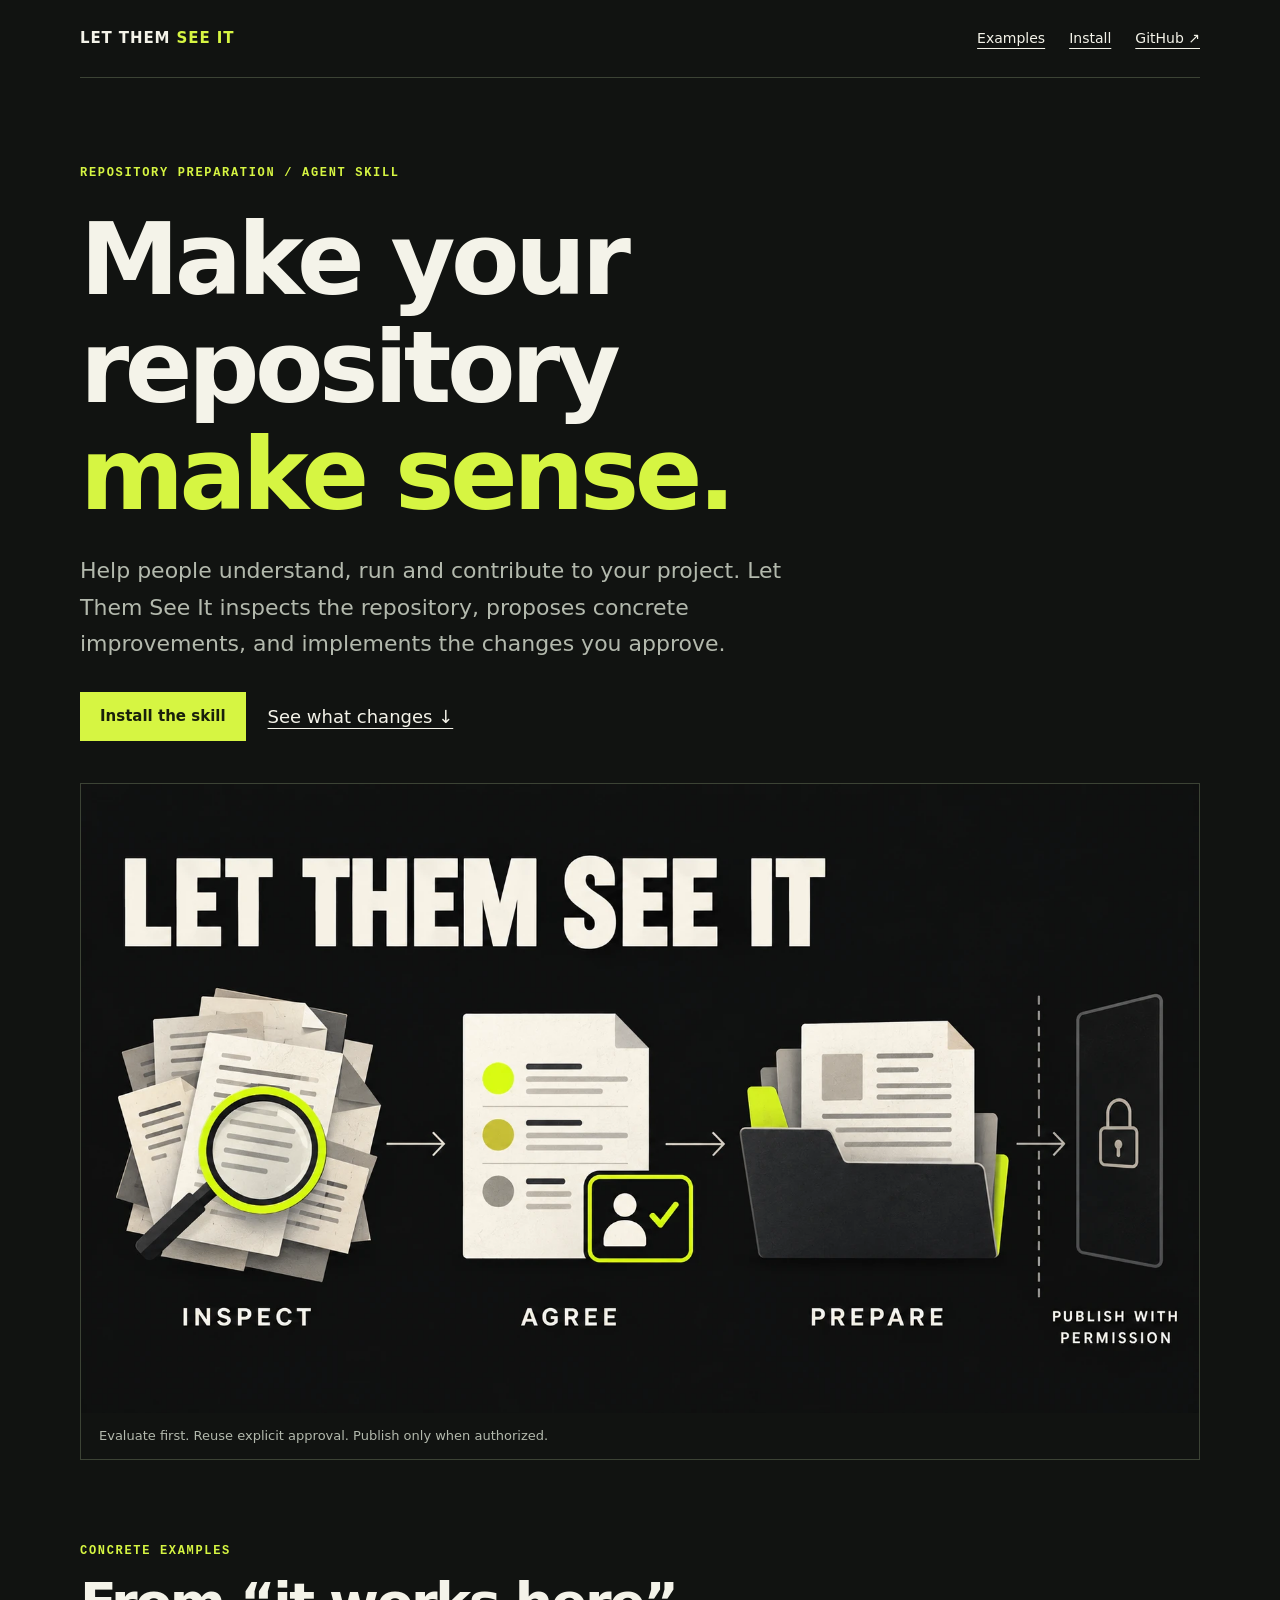
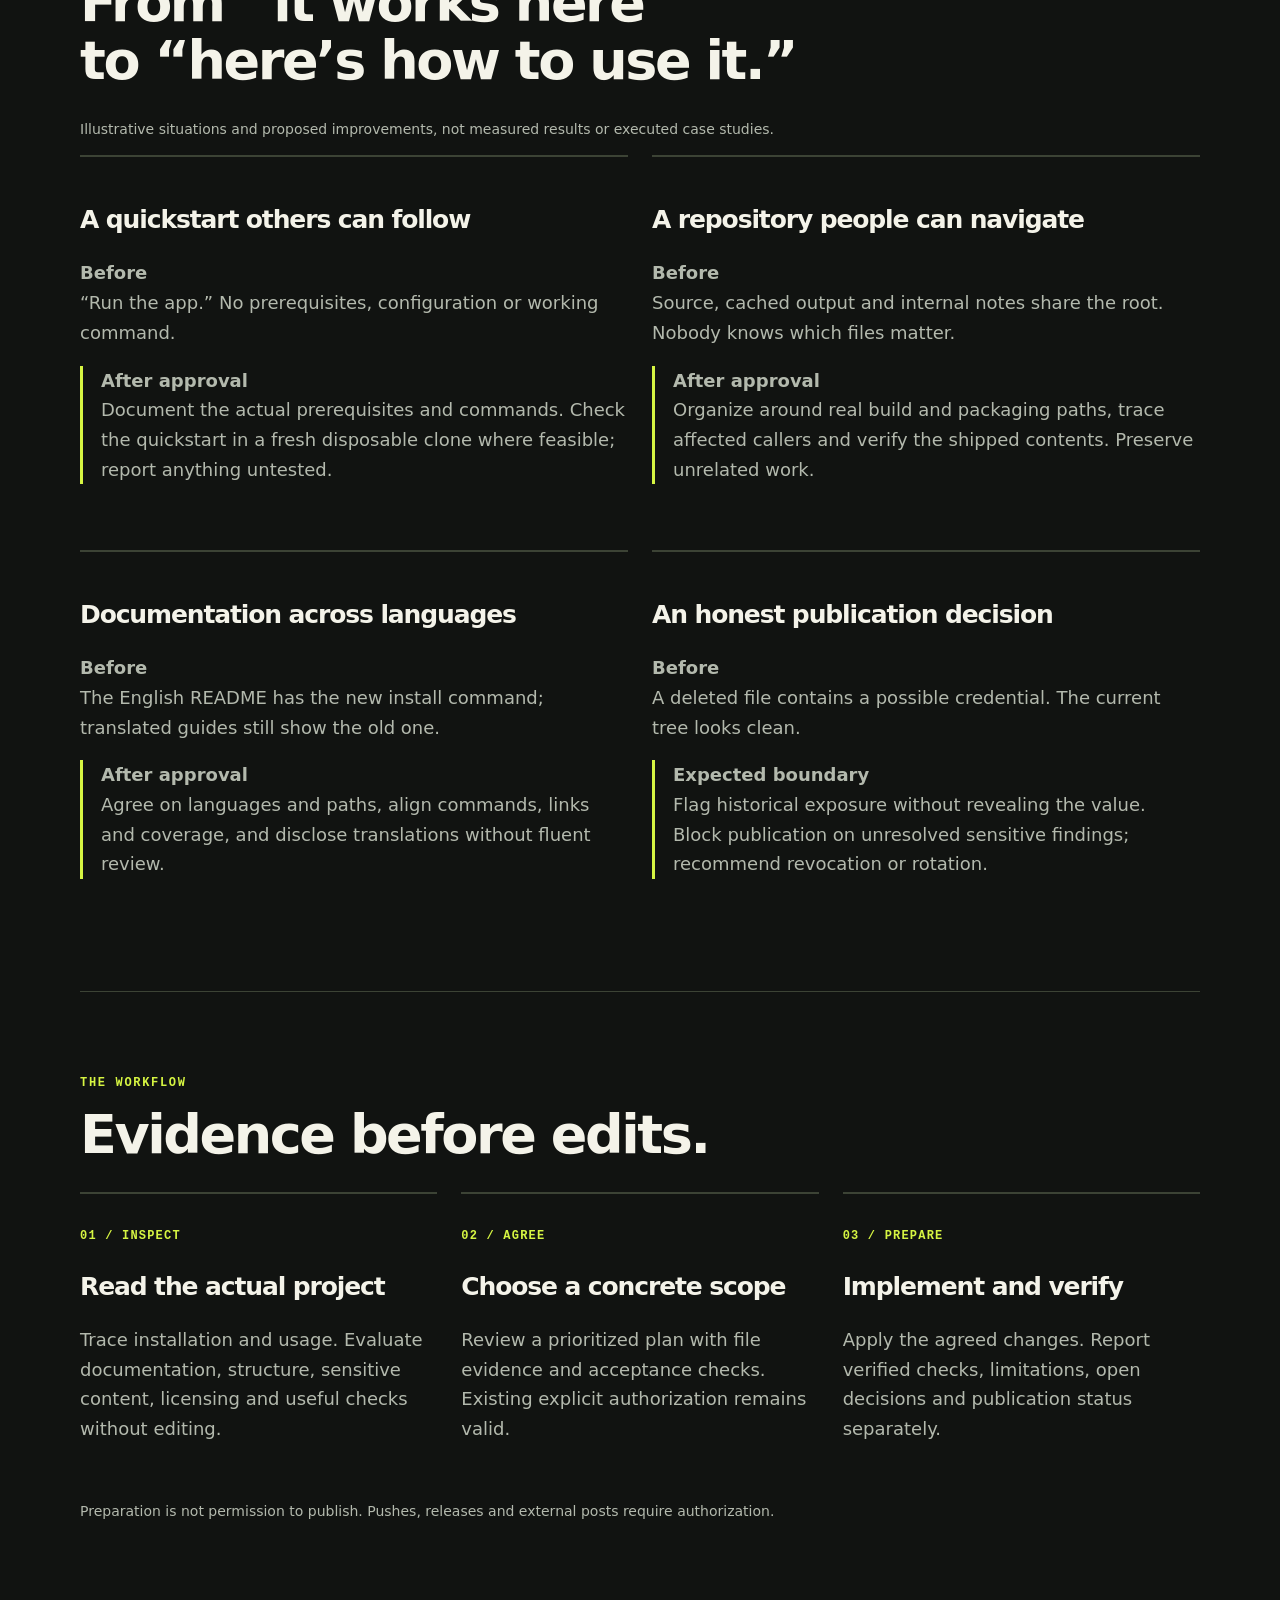
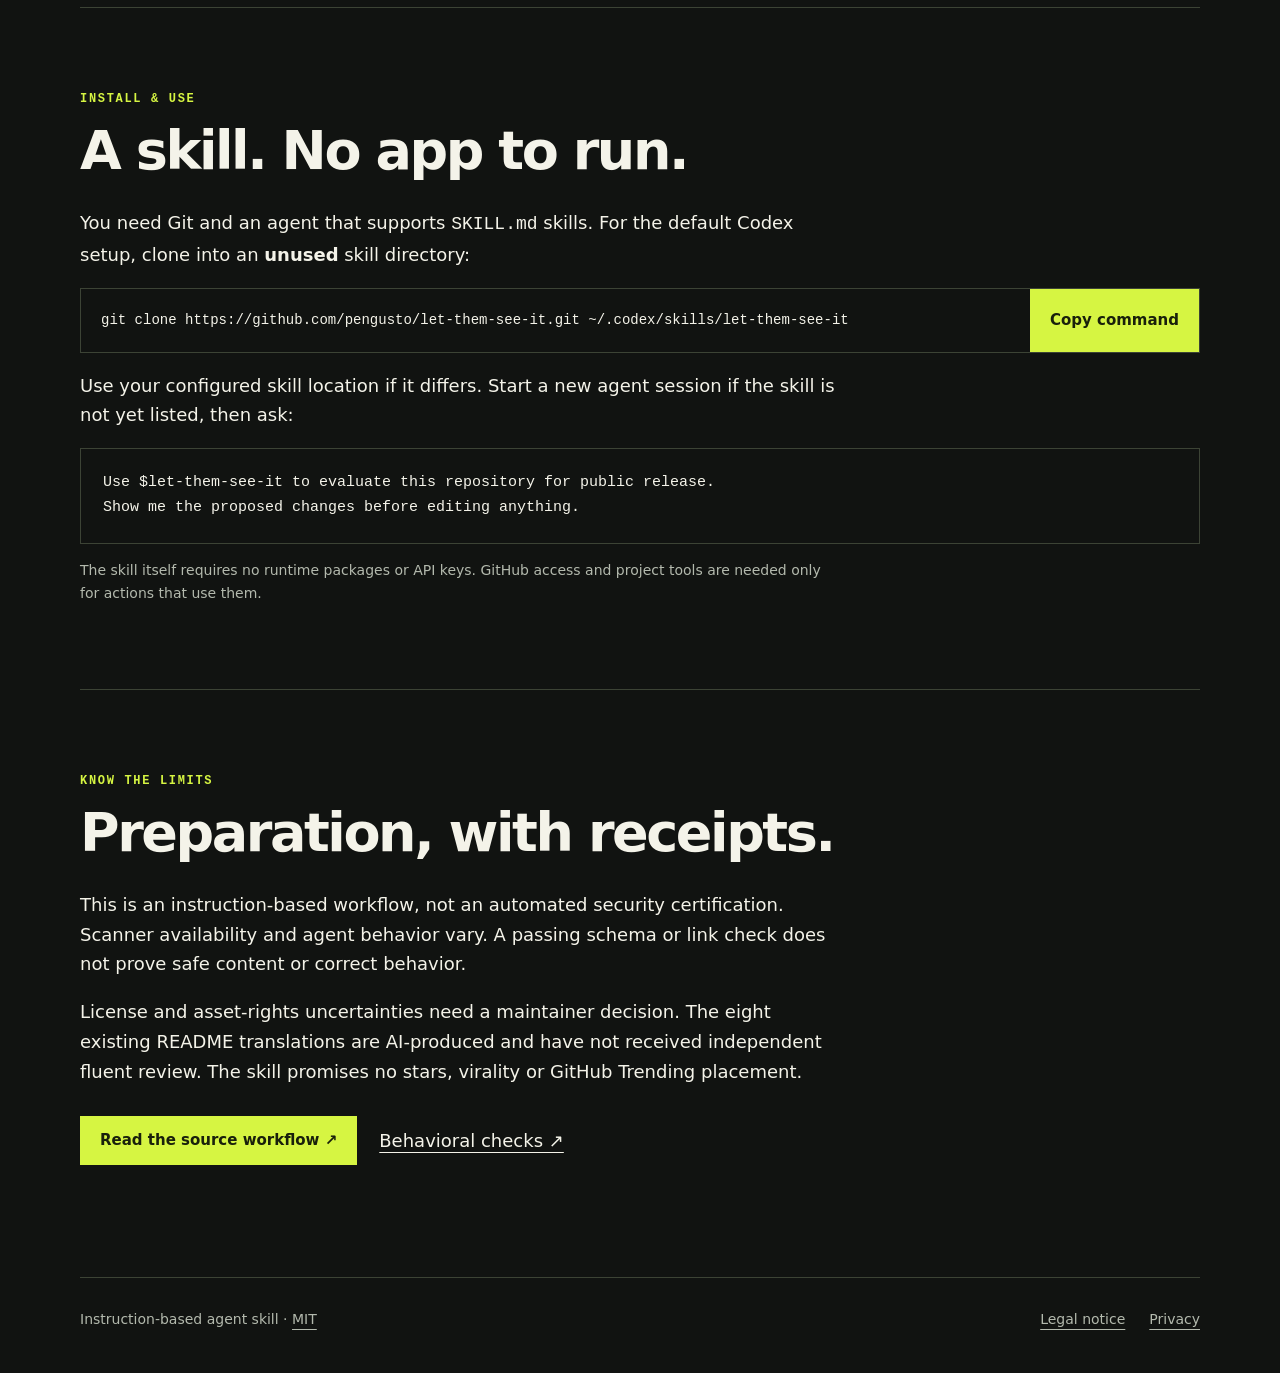
<file: site/index.html>
<!doctype html><html lang="en"><head><meta charset="utf-8"><meta name="viewport" content="width=device-width, initial-scale=1"><meta name="theme-color" content="#111311"><meta name="description" content="Prepare a repository people can understand, run and contribute to. Evaluate first, agree on the changes, then verify the work."><meta property="og:title" content="Let Them See It"><meta property="og:description" content="Inspect. Agree. Prepare. Publish with permission."><meta property="og:type" content="website"><meta property="og:url" content="https://pengusto.github.io/let-them-see-it/"><meta property="og:image" content="https://pengusto.github.io/let-them-see-it/assets/preview.webp"><meta property="og:image:alt" content="Repository inspection, human agreement, preparation and a separate publication gate."><meta name="twitter:card" content="summary_large_image"><link rel="canonical" href="https://pengusto.github.io/let-them-see-it/"><title>Let Them See It — Make your repository make sense</title><link rel="stylesheet" href="style.css"></head><body><a class="skip" href="#main">Skip to content</a><header class="shell"><a class="brand" href="./">LET THEM <span>SEE IT</span></a><nav aria-label="Primary"><a href="./#examples">Examples</a><a href="./#install">Install</a><a href="https://github.com/pengusto/let-them-see-it">GitHub ↗</a></nav></header><main id="main" class="shell"><section class="hero"><p class="eyebrow">Repository preparation / agent skill</p><h1>Make your repository<br><em>make sense.</em></h1><p class="lede">Help people understand, run and contribute to your project. Let Them See It inspects the repository, proposes concrete improvements, and implements the changes you approve.</p><div class="actions"><a class="button" href="#install">Install the skill</a><a href="#examples">See what changes ↓</a></div><figure class="preview"><img src="assets/preview.webp" width="1672" height="941" alt="A messy file stack is inspected, a prioritized plan receives human agreement, then a tidy repository is prepared. Publication sits behind a separate permission gate."><figcaption>Evaluate first. Reuse explicit approval. Publish only when authorized.</figcaption></figure></section>
<section class="content" id="examples"><p class="eyebrow">Concrete examples</p><h2>From “it works here”<br>to “here’s how to use it.”</h2><p class="note">Illustrative situations and proposed improvements, not measured results or executed case studies.</p><div class="pair"><article class="card"><h3>A quickstart others can follow</h3><p class="before"><strong>Before</strong><br>“Run the app.” No prerequisites, configuration or working command.</p><p class="after"><strong>After approval</strong><br>Document the actual prerequisites and commands. Check the quickstart in a fresh disposable clone where feasible; report anything untested.</p></article><article class="card"><h3>A repository people can navigate</h3><p class="before"><strong>Before</strong><br>Source, cached output and internal notes share the root. Nobody knows which files matter.</p><p class="after"><strong>After approval</strong><br>Organize around real build and packaging paths, trace affected callers and verify the shipped contents. Preserve unrelated work.</p></article><article class="card"><h3>Documentation across languages</h3><p class="before"><strong>Before</strong><br>The English README has the new install command; translated guides still show the old one.</p><p class="after"><strong>After approval</strong><br>Agree on languages and paths, align commands, links and coverage, and disclose translations without fluent review.</p></article><article class="card"><h3>An honest publication decision</h3><p class="before"><strong>Before</strong><br>A deleted file contains a possible credential. The current tree looks clean.</p><p class="after"><strong>Expected boundary</strong><br>Flag historical exposure without revealing the value. Block publication on unresolved sensitive findings; recommend revocation or rotation.</p></article></div></section>
<section class="content" id="workflow"><p class="eyebrow">The workflow</p><h2>Evidence before edits.</h2><div class="steps"><article class="card"><span class="label">01 / INSPECT</span><h3>Read the actual project</h3><p>Trace installation and usage. Evaluate documentation, structure, sensitive content, licensing and useful checks without editing.</p></article><article class="card"><span class="label">02 / AGREE</span><h3>Choose a concrete scope</h3><p>Review a prioritized plan with file evidence and acceptance checks. Existing explicit authorization remains valid.</p></article><article class="card"><span class="label">03 / PREPARE</span><h3>Implement and verify</h3><p>Apply the agreed changes. Report verified checks, limitations, open decisions and publication status separately.</p></article></div><p class="note">Preparation is not permission to publish. Pushes, releases and external posts require authorization.</p></section>
<section class="content" id="install"><p class="eyebrow">Install & use</p><h2>A skill. No app to run.</h2><p>You need Git and an agent that supports <code>SKILL.md</code> skills. For the default Codex setup, clone into an <strong>unused</strong> skill directory:</p><div class="install"><pre><code id="install-command">git clone https://github.com/pengusto/let-them-see-it.git ~/.codex/skills/let-them-see-it</code></pre><button type="button" data-copy="install-command">Copy command</button></div><p id="copy-status" class="note" role="status" aria-live="polite"></p><p>Use your configured skill location if it differs. Start a new agent session if the skill is not yet listed, then ask:</p><pre class="prompt">Use $let-them-see-it to evaluate this repository for public release.
Show me the proposed changes before editing anything.</pre><p class="note">The skill itself requires no runtime packages or API keys. GitHub access and project tools are needed only for actions that use them.</p></section>
<section class="content"><p class="eyebrow">Know the limits</p><h2>Preparation, with receipts.</h2><p>This is an instruction-based workflow, not an automated security certification. Scanner availability and agent behavior vary. A passing schema or link check does not prove safe content or correct behavior.</p><p>License and asset-rights uncertainties need a maintainer decision. The eight existing README translations are AI-produced and have not received independent fluent review. The skill promises no stars, virality or GitHub Trending placement.</p><div class="actions"><a class="button" href="https://github.com/pengusto/let-them-see-it/blob/main/SKILL.md">Read the source workflow ↗</a><a href="https://github.com/pengusto/let-them-see-it/blob/main/TESTING.md">Behavioral checks ↗</a></div></section></main><script src="copy.js" defer></script><footer class="shell"><span>Instruction-based agent skill · <a href="https://github.com/pengusto/let-them-see-it/blob/main/LICENSE">MIT</a></span><nav aria-label="Legal"><a href="legal.html">Legal notice</a><a href="privacy.html">Privacy</a></nav></footer></body></html>
</file>
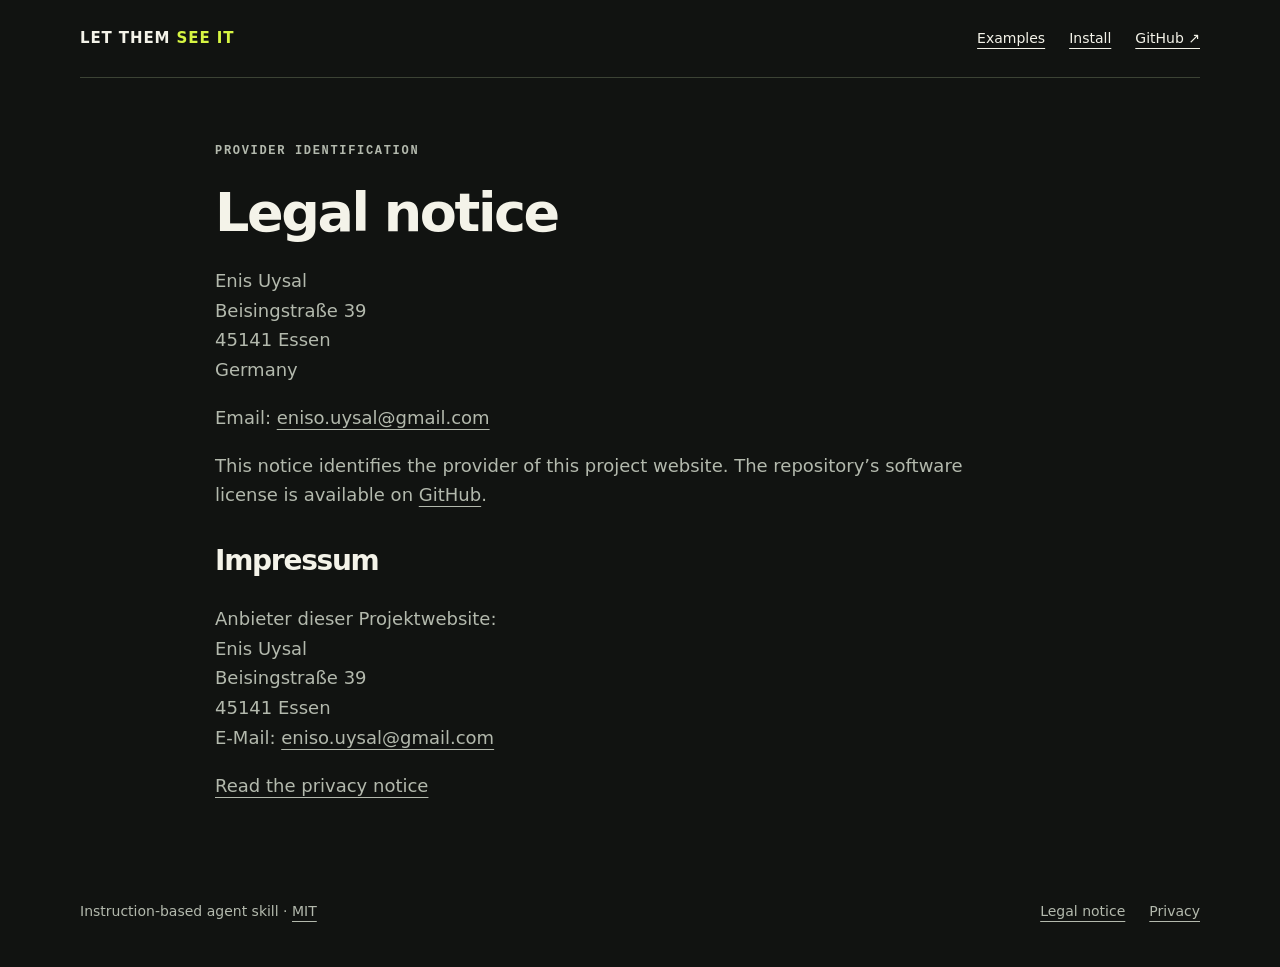
<file: site/legal.html>
<!doctype html><html lang="en"><head><meta charset="utf-8"><meta name="viewport" content="width=device-width, initial-scale=1"><meta name="theme-color" content="#111311"><title>Legal notice — Let Them See It</title><link rel="stylesheet" href="style.css"></head><body><a class="skip" href="#main">Skip to content</a><header class="shell"><a class="brand" href="./">LET THEM <span>SEE IT</span></a><nav aria-label="Primary"><a href="./#examples">Examples</a><a href="./#install">Install</a><a href="https://github.com/pengusto/let-them-see-it">GitHub ↗</a></nav></header><main id="main" class="shell legal"><p class="eyebrow">Provider identification</p><h1>Legal notice</h1><p>Enis Uysal<br>Beisingstraße 39<br>45141 Essen<br>Germany</p><p>Email: <a href="mailto:eniso.uysal@gmail.com">eniso.uysal@gmail.com</a></p><p>This notice identifies the provider of this project website. The repository’s software license is available on <a href="https://github.com/pengusto/let-them-see-it/blob/main/LICENSE">GitHub</a>.</p><h2 lang="de">Impressum</h2><p lang="de">Anbieter dieser Projektwebsite:<br>Enis Uysal<br>Beisingstraße 39<br>45141 Essen<br>E-Mail: <a href="mailto:eniso.uysal@gmail.com">eniso.uysal@gmail.com</a></p><p><a href="privacy.html">Read the privacy notice</a></p></main><footer class="shell"><span>Instruction-based agent skill · <a href="https://github.com/pengusto/let-them-see-it/blob/main/LICENSE">MIT</a></span><nav aria-label="Legal"><a href="legal.html">Legal notice</a><a href="privacy.html">Privacy</a></nav></footer></body></html>
</file>
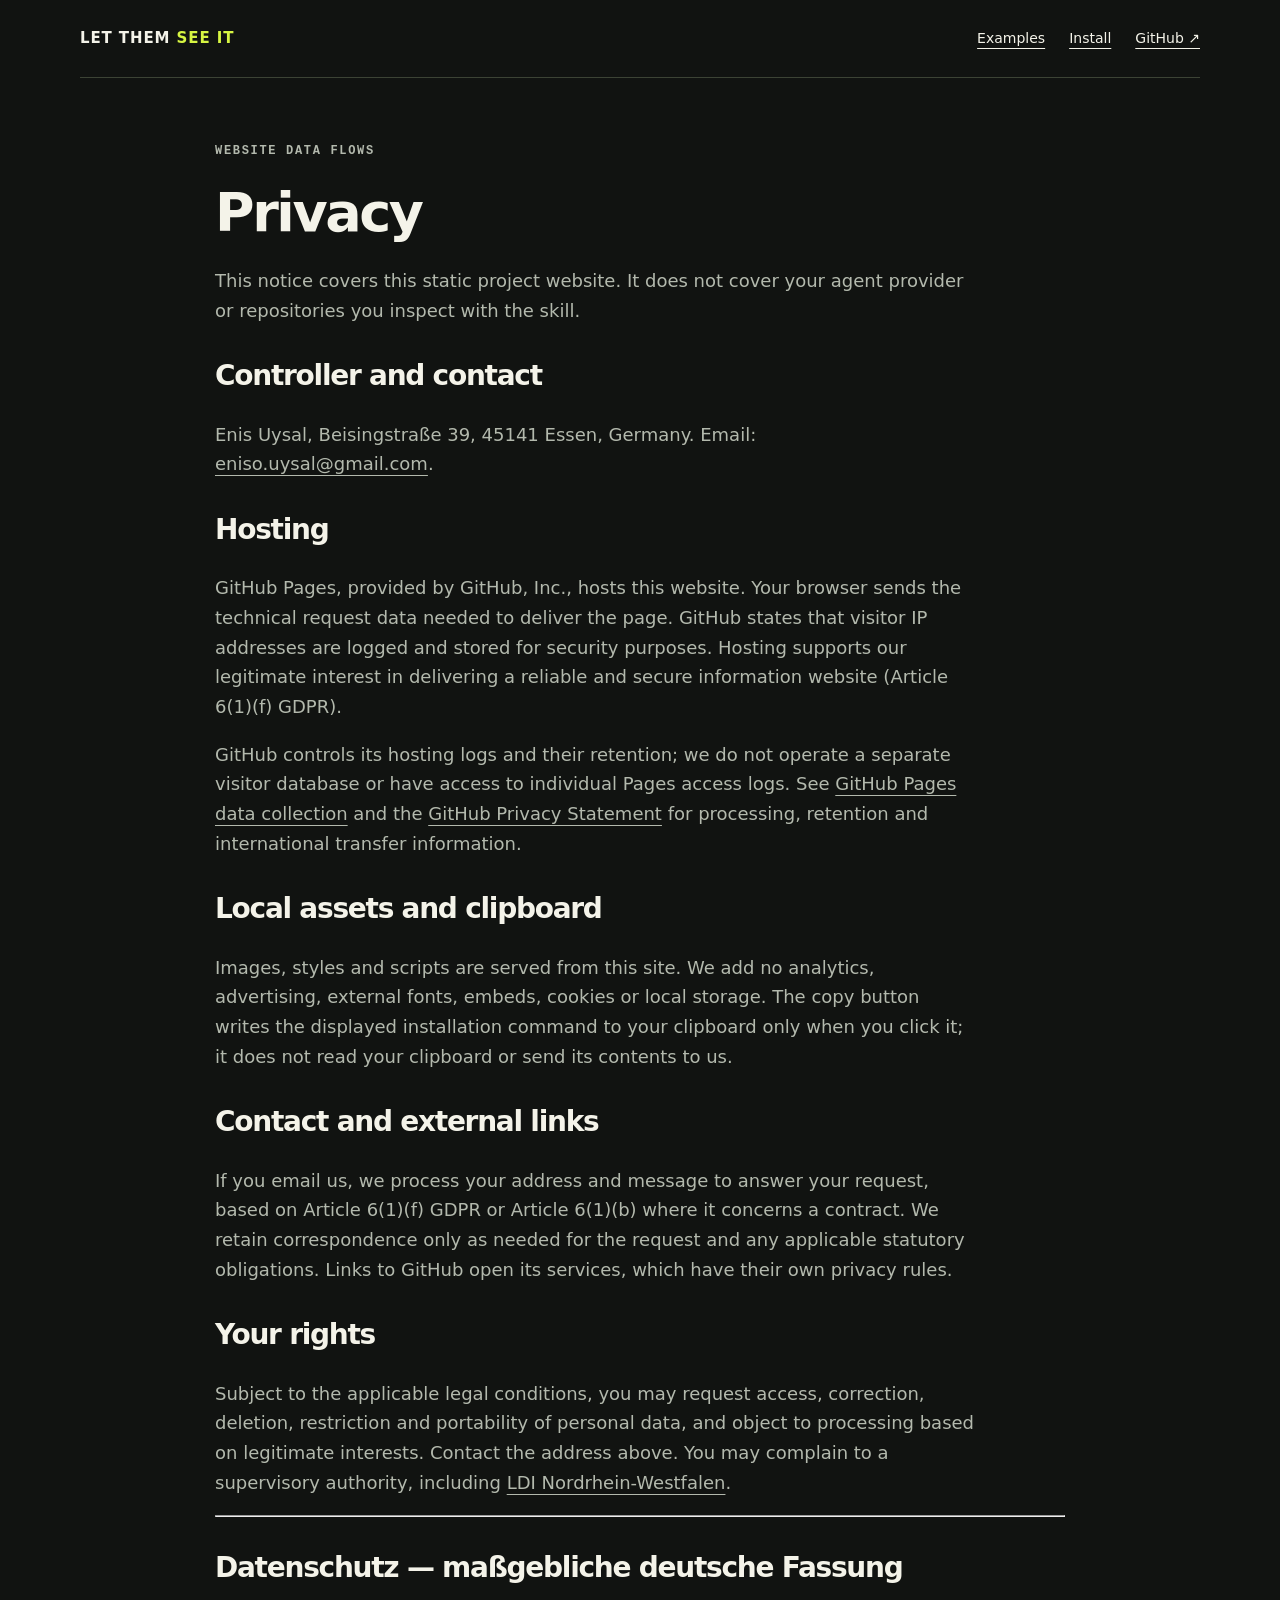
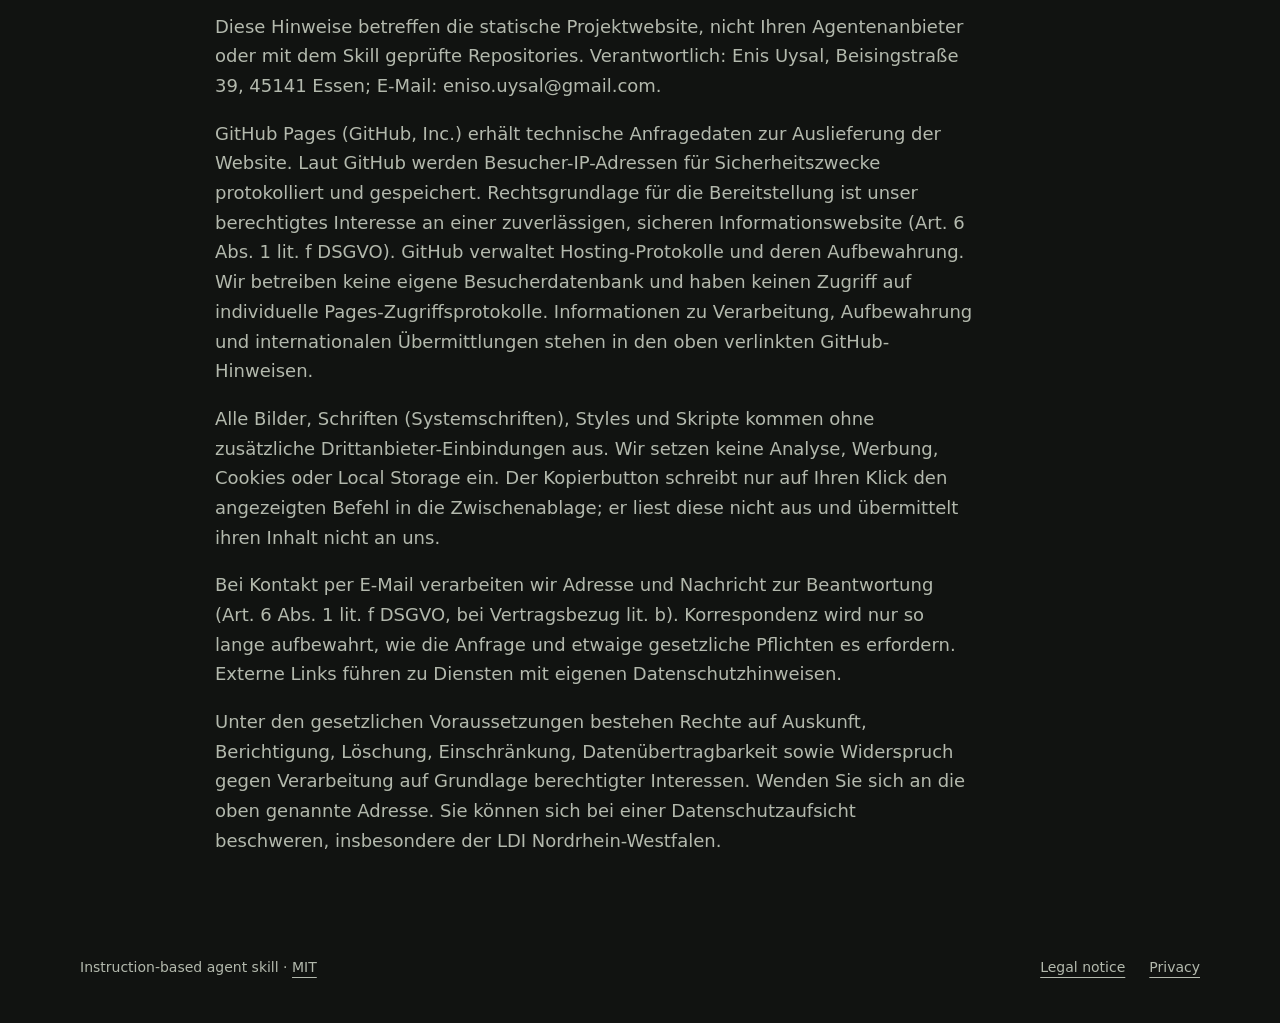
<file: site/privacy.html>
<!doctype html><html lang="en"><head><meta charset="utf-8"><meta name="viewport" content="width=device-width, initial-scale=1"><meta name="theme-color" content="#111311"><title>Privacy — Let Them See It</title><link rel="stylesheet" href="style.css"></head><body><a class="skip" href="#main">Skip to content</a><header class="shell"><a class="brand" href="./">LET THEM <span>SEE IT</span></a><nav aria-label="Primary"><a href="./#examples">Examples</a><a href="./#install">Install</a><a href="https://github.com/pengusto/let-them-see-it">GitHub ↗</a></nav></header><main id="main" class="shell legal"><p class="eyebrow">Website data flows</p><h1>Privacy</h1><p>This notice covers this static project website. It does not cover your agent provider or repositories you inspect with the skill.</p><h2>Controller and contact</h2><p>Enis Uysal, Beisingstraße 39, 45141 Essen, Germany. Email: <a href="mailto:eniso.uysal@gmail.com">eniso.uysal@gmail.com</a>.</p><h2>Hosting</h2><p>GitHub Pages, provided by GitHub, Inc., hosts this website. Your browser sends the technical request data needed to deliver the page. GitHub states that visitor IP addresses are logged and stored for security purposes. Hosting supports our legitimate interest in delivering a reliable and secure information website (Article 6(1)(f) GDPR).</p><p>GitHub controls its hosting logs and their retention; we do not operate a separate visitor database or have access to individual Pages access logs. See <a href="https://docs.github.com/en/pages/getting-started-with-github-pages/what-is-github-pages#data-collection">GitHub Pages data collection</a> and the <a href="https://docs.github.com/en/site-policy/privacy-policies/github-general-privacy-statement">GitHub Privacy Statement</a> for processing, retention and international transfer information.</p><h2>Local assets and clipboard</h2><p>Images, styles and scripts are served from this site. We add no analytics, advertising, external fonts, embeds, cookies or local storage. The copy button writes the displayed installation command to your clipboard only when you click it; it does not read your clipboard or send its contents to us.</p><h2>Contact and external links</h2><p>If you email us, we process your address and message to answer your request, based on Article 6(1)(f) GDPR or Article 6(1)(b) where it concerns a contract. We retain correspondence only as needed for the request and any applicable statutory obligations. Links to GitHub open its services, which have their own privacy rules.</p><h2>Your rights</h2><p>Subject to the applicable legal conditions, you may request access, correction, deletion, restriction and portability of personal data, and object to processing based on legitimate interests. Contact the address above. You may complain to a supervisory authority, including <a href="https://www.ldi.nrw.de/">LDI Nordrhein-Westfalen</a>.</p><hr><section lang="de" id="de"><h2>Datenschutz — maßgebliche deutsche Fassung</h2><p>Diese Hinweise betreffen die statische Projektwebsite, nicht Ihren Agentenanbieter oder mit dem Skill geprüfte Repositories. Verantwortlich: Enis Uysal, Beisingstraße 39, 45141 Essen; E-Mail: eniso.uysal@gmail.com.</p><p>GitHub Pages (GitHub, Inc.) erhält technische Anfragedaten zur Auslieferung der Website. Laut GitHub werden Besucher-IP-Adressen für Sicherheitszwecke protokolliert und gespeichert. Rechtsgrundlage für die Bereitstellung ist unser berechtigtes Interesse an einer zuverlässigen, sicheren Informationswebsite (Art. 6 Abs. 1 lit. f DSGVO). GitHub verwaltet Hosting-Protokolle und deren Aufbewahrung. Wir betreiben keine eigene Besucherdatenbank und haben keinen Zugriff auf individuelle Pages-Zugriffsprotokolle. Informationen zu Verarbeitung, Aufbewahrung und internationalen Übermittlungen stehen in den oben verlinkten GitHub-Hinweisen.</p><p>Alle Bilder, Schriften (Systemschriften), Styles und Skripte kommen ohne zusätzliche Drittanbieter-Einbindungen aus. Wir setzen keine Analyse, Werbung, Cookies oder Local Storage ein. Der Kopierbutton schreibt nur auf Ihren Klick den angezeigten Befehl in die Zwischenablage; er liest diese nicht aus und übermittelt ihren Inhalt nicht an uns.</p><p>Bei Kontakt per E-Mail verarbeiten wir Adresse und Nachricht zur Beantwortung (Art. 6 Abs. 1 lit. f DSGVO, bei Vertragsbezug lit. b). Korrespondenz wird nur so lange aufbewahrt, wie die Anfrage und etwaige gesetzliche Pflichten es erfordern. Externe Links führen zu Diensten mit eigenen Datenschutzhinweisen.</p><p>Unter den gesetzlichen Voraussetzungen bestehen Rechte auf Auskunft, Berichtigung, Löschung, Einschränkung, Datenübertragbarkeit sowie Widerspruch gegen Verarbeitung auf Grundlage berechtigter Interessen. Wenden Sie sich an die oben genannte Adresse. Sie können sich bei einer Datenschutzaufsicht beschweren, insbesondere der LDI Nordrhein-Westfalen.</p></section></main><footer class="shell"><span>Instruction-based agent skill · <a href="https://github.com/pengusto/let-them-see-it/blob/main/LICENSE">MIT</a></span><nav aria-label="Legal"><a href="legal.html">Legal notice</a><a href="privacy.html">Privacy</a></nav></footer></body></html>
</file>
<file: site/style.css>
*{box-sizing:border-box} :root{color-scheme:dark;--bg:#111311;--ink:#f4f3e9;--muted:#b3b9ad;--accent:#d6f542;--line:#3c4335}html{scroll-behavior:smooth}body{margin:0;background:var(--bg);color:var(--ink);font:18px/1.65 system-ui,sans-serif}a{color:inherit;text-underline-offset:5px}a:hover{color:var(--accent)}:focus-visible{outline:3px solid var(--accent);outline-offset:5px}.shell{width:min(1120px,calc(100% - 40px));margin:auto}header,footer{display:flex;justify-content:space-between;gap:24px;align-items:center;padding:26px 0;border-bottom:1px solid var(--line)}nav{display:flex;flex-wrap:wrap;gap:24px;font-size:14px}.brand{font-size:15px;font-weight:800;letter-spacing:.06em;text-decoration:none}.brand span,.eyebrow{color:var(--accent)}.eyebrow{font:700 12px/1.5 ui-monospace,monospace;letter-spacing:.14em;text-transform:uppercase}h1,h2,h3{line-height:1.08;letter-spacing:-.045em}h1{font-size:clamp(48px,7.8vw,100px);max-width:920px;margin:24px 0}h1 em{color:var(--accent);font-style:normal}h2{font-size:clamp(32px,4.5vw,54px);margin:14px 0 28px}h3{font-size:25px}p{max-width:760px}.hero{padding:74px 0 0}.lede{font-size:22px;color:var(--muted);max-width:750px}.actions{display:flex;gap:22px;align-items:center;flex-wrap:wrap;margin:30px 0 42px}.button,button{background:var(--accent);color:#19200b;border:0;padding:14px 20px;font:700 15px/1.4 system-ui,sans-serif;cursor:pointer;text-decoration:none}.button:hover,button:hover{background:#ebff98;color:#19200b}.preview{margin:0;border:1px solid var(--line)}.preview img{display:block;width:100%;height:auto}.preview figcaption{padding:12px 18px;color:var(--muted);font-size:13px}section.content{padding:70px 0;border-bottom:1px solid var(--line)}.pair,.steps{display:grid;grid-template-columns:repeat(2,minmax(0,1fr));gap:24px}.steps{grid-template-columns:repeat(3,minmax(0,1fr))}.card{border-top:2px solid var(--line);padding:24px 0}.card p{color:var(--muted)}.card .label{font:700 12px ui-monospace,monospace;color:var(--accent);letter-spacing:.1em}.before{color:var(--muted)}.after{border-left:3px solid var(--accent);padding-left:18px}.install{display:flex;align-items:stretch;border:1px solid var(--line);max-width:100%}.install pre{flex:1;min-width:0;overflow:auto;margin:0;padding:20px;font-size:14px}.install button{flex-shrink:0}pre.prompt{white-space:pre-wrap;overflow-wrap:anywhere;border:1px solid var(--line);padding:22px;font-size:15px;color:var(--ink)}.note,footer{color:var(--muted);font-size:14px}.skip{position:absolute;left:20px;top:-100px;background:var(--accent);color:#111;padding:8px}.skip:focus{top:8px}.legal{padding:52px 0;max-width:850px}.legal h1{font-size:54px}.legal h2{font-size:28px;margin-top:36px}.legal p,.legal li{color:var(--muted)}footer{border:0;padding:30px 0 44px} @media(max-width:700px){body{font-size:16px}.hero{padding-top:44px}.lede{font-size:19px}.pair,.steps{grid-template-columns:1fr;gap:8px}header,footer{align-items:flex-start;flex-direction:column;gap:16px}nav{gap:20px}.install{display:block}.install button{width:100%}section.content{padding:48px 0}.legal h1{font-size:42px}}@media(prefers-reduced-motion:reduce){html{scroll-behavior:auto}}
@media(max-width:360px){h1{font-size:42px}.legal h1{font-size:38px}}
</file>
